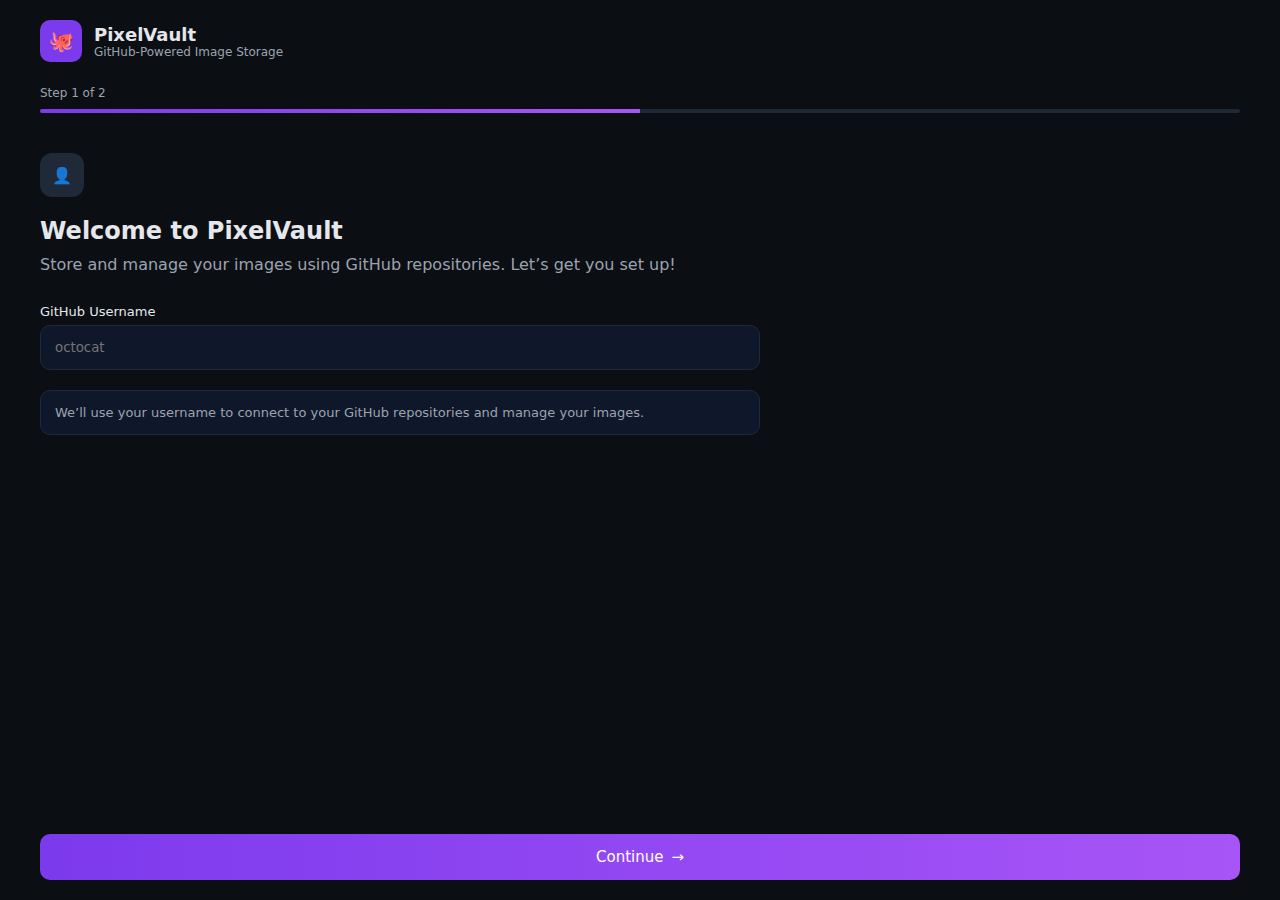
<file: git_cloud/index.html>
<!DOCTYPE html>
<html lang="en">
<head>
  <meta charset="UTF-8" />
  <meta name="viewport" content="width=device-width, initial-scale=1.0" />
  <title>PixelVault – Setup</title>
  <link rel="stylesheet" href="home.css" />
</head>
<body>
  <div class="app">

    <!-- Header -->
    <header class="header">
      <div class="logo">
        <div class="logo-icon">🐙</div>
        <div>
          <h1>PixelVault</h1>
          <p>GitHub-Powered Image Storage</p>
        </div>
      </div>
    </header>

    <!-- Progress -->
    <section class="progress-section">
      <span class="step-text">Step 1 of 2</span>
      <div class="progress-bar">
        <div class="progress-fill"></div>
      </div>
    </section>

    <!-- Main Content -->
    <main class="content">
      <div class="icon-circle">👤</div>

      <h2>Welcome to PixelVault</h2>
      <p class="subtitle">
        Store and manage your images using GitHub repositories.
        Let’s get you set up!
      </p>

      <div class="form-group">
        <label for="username">GitHub Username</label>
        <input
          type="text"
          id="username"
          placeholder="octocat"
        />
      </div>

      <div class="info-box">
        We’ll use your username to connect to your GitHub repositories
        and manage your images.
      </div>
    </main>

    <!-- Footer -->
    <footer class="footer">
      <button id="continueBtn">
        Continue <span>→</span>
      </button>
    </footer>

  </div>

  <script src="home.js"></script>
</body>
</html>
</file>
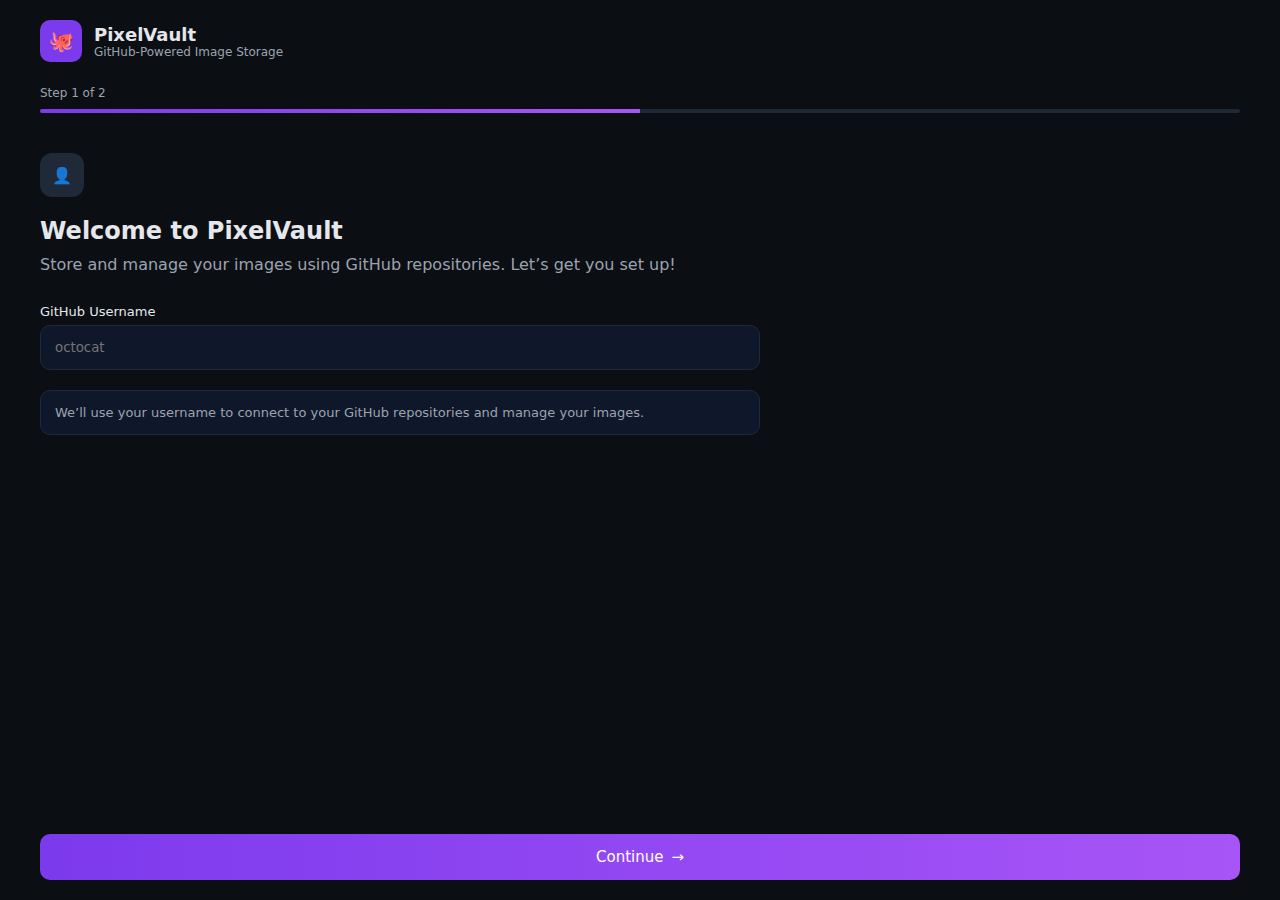
<file: git_cloud/gallery.html>
<!DOCTYPE html>
<html lang="en">
<head>
  <meta charset="UTF-8" />
  <meta name="viewport" content="width=device-width, initial-scale=1.0" />
  <title>Gallery</title>
  <link rel="stylesheet" href="gallery.css" />
</head>
<body>

  <div class="app">

    <!-- Header -->
    <header class="header">
      <div class="back" onclick="goBack()">←</div>
      <div class="title">
        <h1>Gallery</h1>
        <p id="imageCount">0 images</p>
      </div>
    </header>

    <!-- Divider -->
    <div class="divider"></div>

    <!-- Empty State -->
    <section class="empty" id="emptyState">
      <div class="empty-icon">📁</div>
      <h2>No images found</h2>
      <p>Start uploading images to see them here</p>
    </section>

    <!-- Image Grid (for later) -->
    <section class="grid" id="imageGrid" hidden></section>

  </div>

  <script src="gallery.js"></script>
</body>
</html>
</file>
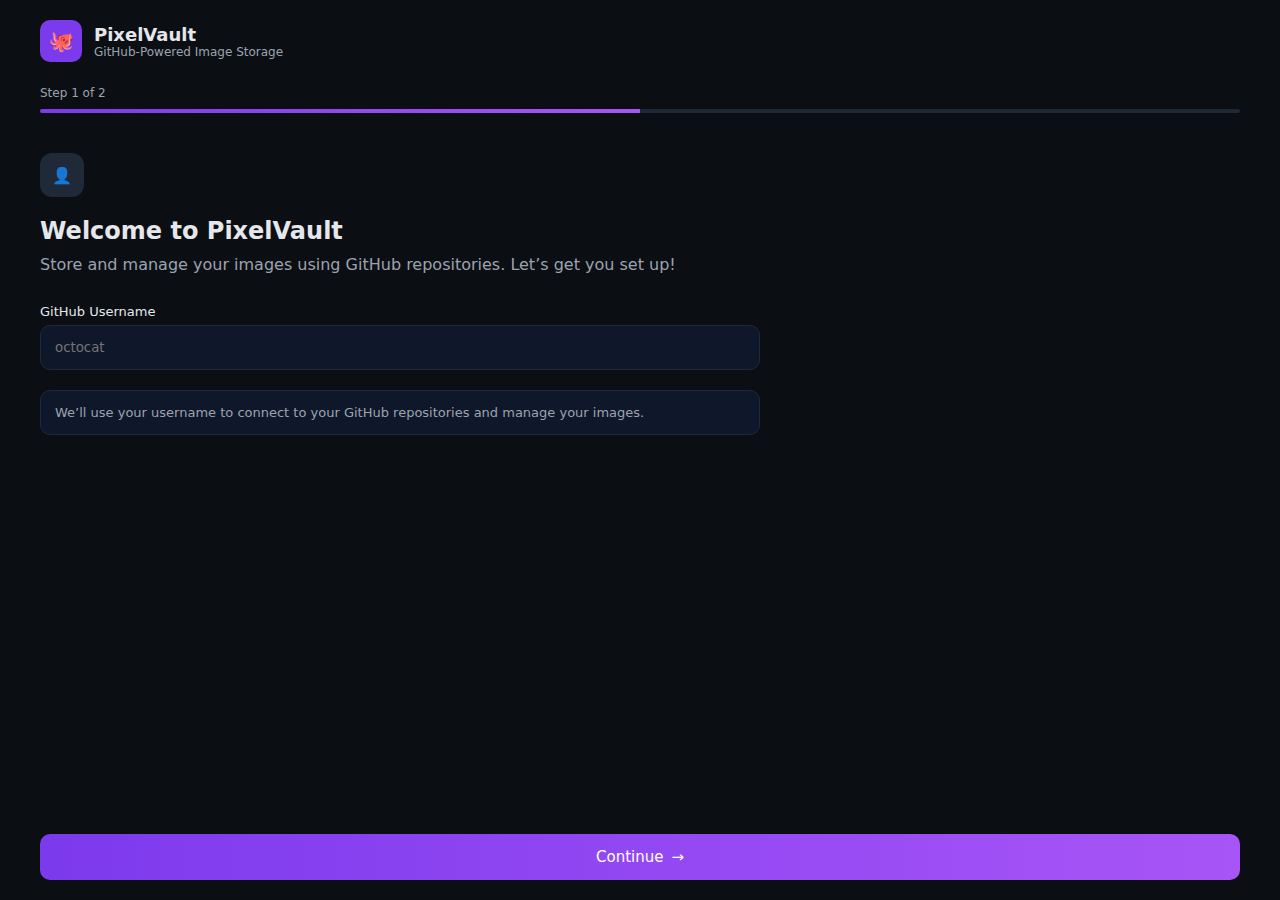
<file: git_cloud/page2.html>
<!DOCTYPE html>
<html lang="en">
<head>
  <meta charset="UTF-8" />
  <meta name="viewport" content="width=device-width, initial-scale=1.0" />
  <title>PixelVault – Token Setup</title>
  <link rel="stylesheet" href="page2.css" />
</head>
<body>

  <div class="app">

    <!-- Header -->
    <header class="header">
      <div class="logo">
        <div class="logo-icon">🐙</div>
        <div>
          <h1>PixelVault</h1>
          <p>GitHub-Powered Image Storage</p>
        </div>
      </div>
    </header>

    <!-- Progress -->
    <section class="progress-section">
      <span class="step-text">Step 2 of 2</span>
      <div class="progress-bar">
        <div class="progress-fill full"></div>
      </div>
    </section>

    <!-- Content -->
    <main class="content">
      <div class="icon-circle green">🔑</div>

      <h2>GitHub Personal Access Token</h2>
      <p class="subtitle">
        Create a token with <span class="highlight">repo</span> permissions to enable image uploads.
      </p>

      <div class="form-group">
        <label>Access Token</label>
        <input type="password" id="token" placeholder="ghp_xxxxxxxxxxxx" />
      </div>

      <div class="info-box">
        <strong>To create a token:</strong><br><br>
        1. GitHub Settings → Developer settings<br>
        2. Personal access tokens → Tokens (classic)<br>
        3. Generate token with <b>repo</b> scope
      </div>

      <div class="warning-box">
        Your token is stored locally and never shared.
        PixelVault is not meant for sensitive data.
      </div>
    </main>

    <!-- Footer -->
    <footer class="footer">
      <button class="secondary" onclick="goBack()">Back</button>
      <button onclick="finishSetup()">Get Started →</button>
    </footer>

  </div>

  <script src="page2.js"></script>
</body>
</html>
</file>
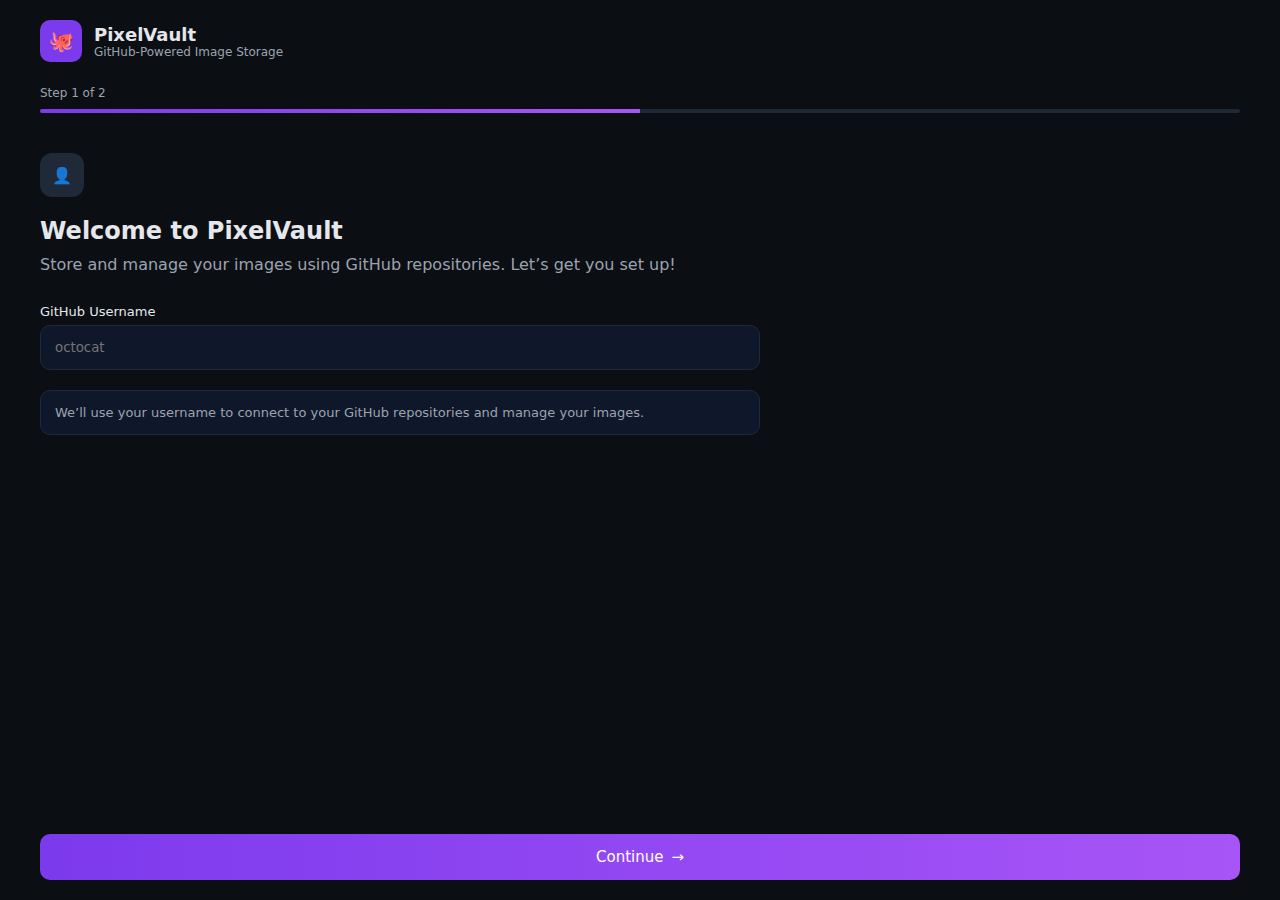
<file: git_cloud/page3.html>
<!DOCTYPE html>
<html lang="en">
<head>
  <meta charset="UTF-8" />
  <meta name="viewport" content="width=device-width, initial-scale=1.0" />
  <title>GitSnap Dashboard</title>
  <link rel="stylesheet" href="page3.css" />
</head>
<body>

  <div class="app">

    <!-- Top Bar -->
    <header class="topbar">
      <div class="user-info">
        <h1>GitSnap</h1>
        <p id="username">@username</p>
      </div>

      <div class="settings">⚙️</div>
    </header>

    <!-- Storage -->
    <section class="storage">
      <span>Storage</span>
      <span class="storage-value">0.0 / 2500 MB</span>
    </section>

    <div class="storage-bar">
      <div class="storage-fill"></div>
    </div>

    <!-- Repository -->
    <section class="repo-box">
      <span class="label">Repository</span>
      <div class="repo-select">
        Select repository <span>›</span>
      </div>
    </section>

    <!-- Actions -->
    <section class="actions">
      <button class="capture">
        📷 Capture
      </button>

      <button class="gallery">
        🖼 Gallery
        <span class="count">0</span>
      </button>
    </section>

    <!-- Empty State -->
    <section class="empty">
      <div class="empty-icon">🖼</div>
      <p>No images yet</p>
    </section>

  </div>

  <script src="page3.js"></script>
</body>
</html>
</file>
<file: git_cloud/home.css>
* {
  margin: 0;
  padding: 0;
  box-sizing: border-box;
  font-family: Inter, system-ui, sans-serif;
}

body {
  background: #0b0f14;
  color: #e5e7eb;
  height: 100vh;
}

.app {
  display: flex;
  flex-direction: column;
  height: 100%;
}

/* Header */
.header {
  padding: 20px 40px;
}

.logo {
  display: flex;
  align-items: center;
  gap: 12px;
}

.logo-icon {
  width: 42px;
  height: 42px;
  background: #7c3aed;
  border-radius: 10px;
  display: grid;
  place-items: center;
  font-size: 20px;
}

.logo h1 {
  font-size: 18px;
}

.logo p {
  font-size: 12px;
  color: #9ca3af;
}

/* Progress */
.progress-section {
  padding: 0 40px;
}

.step-text {
  font-size: 12px;
  color: #9ca3af;
}

.progress-bar {
  height: 4px;
  background: #1f2933;
  border-radius: 10px;
  margin-top: 8px;
  overflow: hidden;
}

.progress-fill {
  width: 50%;
  height: 100%;
  background: linear-gradient(90deg, #7c3aed, #a855f7);
}

/* Content */
.content {
  flex: 1;
  padding: 40px;
  max-width: 800px;
}

.icon-circle {
  width: 44px;
  height: 44px;
  background: #1f2937;
  border-radius: 12px;
  display: grid;
  place-items: center;
  margin-bottom: 20px;
}

h2 {
  font-size: 24px;
  margin-bottom: 10px;
}

.subtitle {
  color: #9ca3af;
  margin-bottom: 30px;
}

.form-group {
  margin-bottom: 20px;
}

label {
  display: block;
  font-size: 13px;
  margin-bottom: 6px;
}

input {
  width: 100%;
  padding: 14px;
  border-radius: 10px;
  background: #0f172a;
  border: 1px solid #1f2937;
  color: white;
  outline: none;
}

input:focus {
  border-color: #7c3aed;
}
/* -------------------- */
/* MOBILE RESPONSIVE */
/* -------------------- */

@media (max-width: 768px) {
  .header,
  .progress-section,
  .content,
  .footer {
    padding: 20px;
  }

  .content {
    max-width: 100%;
  }

  h2 {
    font-size: 20px;
  }

  .subtitle {
    font-size: 14px;
  }

  input {
    padding: 12px;
    font-size: 14px;
  }

  button {
    font-size: 14px;
    padding: 12px;
  }
}

@media (max-width: 480px) {
  .logo h1 {
    font-size: 16px;
  }

  .logo p {
    font-size: 11px;
  }

  .icon-circle {
    width: 40px;
    height: 40px;
  }

  h2 {
    font-size: 18px;
  }

  .subtitle {
    font-size: 13px;
  }
}

.info-box {
  background: #0f172a;
  border: 1px solid #1f2937;
  border-radius: 10px;
  padding: 14px;
  font-size: 13px;
  color: #9ca3af;
}

/* Footer */
.footer {
  padding: 20px 40px;
}

button {
  width: 100%;
  padding: 14px;
  background: linear-gradient(90deg, #7c3aed, #a855f7);
  border: none;
  border-radius: 10px;
  color: white;
  font-size: 15px;
  cursor: pointer;
  display: flex;
  justify-content: center;
  gap: 8px;
}

button:hover {
  opacity: 0.9;
}
</file>
<file: git_cloud/gallery.css>
* {
  margin: 0;
  padding: 0;
  box-sizing: border-box;
  font-family: Inter, system-ui, sans-serif;
}

body {
  background: #0b0f14;
  color: #e5e7eb;
  min-height: 100vh;
}

.app {
  padding: 20px 32px;
}

/* Header */
.header {
  display: flex;
  align-items: center;
  gap: 14px;
}

.back {
  font-size: 20px;
  cursor: pointer;
}

.title h1 {
  font-size: 20px;
}

.title p {
  font-size: 13px;
  color: #9ca3af;
}

/* Divider */
.divider {
  height: 1px;
  background: #1f2937;
  margin: 16px 0 40px;
}

/* Empty state */
.empty {
  height: 60vh;
  display: flex;
  flex-direction: column;
  align-items: center;
  justify-content: center;
  text-align: center;
  color: #9ca3af;
}

.empty-icon {
  width: 64px;
  height: 64px;
  border-radius: 16px;
  background: #111827;
  display: grid;
  place-items: center;
  font-size: 28px;
  margin-bottom: 14px;
}

.empty h2 {
  font-size: 18px;
  margin-bottom: 6px;
}

.empty p {
  font-size: 14px;
}

/* Grid (future) */
.grid {
  display: grid;
  grid-template-columns: repeat(auto-fill, minmax(140px, 1fr));
  gap: 14px;
}

/* Mobile */
@media (max-width: 600px) {
  .app {
    padding: 16px;
  }

  .title h1 {
    font-size: 18px;
  }
}
</file>
<file: git_cloud/page2.css>
* {
  margin: 0;
  padding: 0;
  box-sizing: border-box;
  font-family: Inter, system-ui, sans-serif;
}

body {
  background: #0b0f14;
  color: #e5e7eb;
  min-height: 100vh;
}

.app {
  display: flex;
  flex-direction: column;
  min-height: 100vh;
}

/* Header */
.header {
  padding: 20px 40px;
}

.logo {
  display: flex;
  gap: 12px;
  align-items: center;
}

.logo-icon {
  width: 42px;
  height: 42px;
  background: #7c3aed;
  border-radius: 10px;
  display: grid;
  place-items: center;
}

/* Progress */
.progress-section {
  padding: 0 40px;
}

.step-text {
  font-size: 12px;
  color: #9ca3af;
}

.progress-bar {
  height: 4px;
  background: #1f2937;
  border-radius: 10px;
  margin-top: 8px;
}

.progress-fill {
  height: 100%;
  background: linear-gradient(90deg, #7c3aed, #a855f7);
}

.progress-fill.full {
  width: 100%;
}

/* Content */
.content {
  flex: 1;
  padding: 40px;
  max-width: 800px;
}

.icon-circle {
  width: 44px;
  height: 44px;
  border-radius: 12px;
  display: grid;
  place-items: center;
  margin-bottom: 20px;
}

.icon-circle.green {
  background: #052e16;
  color: #22c55e;
}

h2 {
  font-size: 24px;
  margin-bottom: 10px;
}

.subtitle {
  color: #9ca3af;
  margin-bottom: 30px;
}

.highlight {
  color: #a855f7;
}

.form-group {
  margin-bottom: 20px;
}

label {
  font-size: 13px;
  display: block;
  margin-bottom: 6px;
}

input {
  width: 100%;
  padding: 14px;
  border-radius: 10px;
  background: #0f172a;
  border: 1px solid #1f2937;
  color: white;
}

.info-box {
  background: #0f172a;
  border: 1px solid #1f2937;
  padding: 14px;
  border-radius: 10px;
  font-size: 13px;
  color: #9ca3af;
}

.warning-box {
  margin-top: 15px;
  background: #140b0b;
  border: 1px solid #7f1d1d;
  padding: 14px;
  border-radius: 10px;
  color: #fca5a5;
  font-size: 13px;
}

/* Footer */
.footer {
  padding: 20px 40px;
  display: flex;
  gap: 12px;
}

button {
  flex: 1;
  padding: 14px;
  border-radius: 10px;
  border: none;
  background: linear-gradient(90deg, #7c3aed, #a855f7);
  color: white;
  cursor: pointer;
}

button.secondary {
  background: #0f172a;
  border: 1px solid #1f2937;
}

/* Mobile */
@media (max-width: 768px) {
  .header,
  .progress-section,
  .content,
  .footer {
    padding: 20px;
  }

  .footer {
    flex-direction: column;
  }

  h2 {
    font-size: 20px;
  }
}

@media (max-width: 480px) {
  h2 {
    font-size: 18px;
  }

  input {
    padding: 12px;
    font-size: 14px;
  }
}
</file>
<file: git_cloud/page3.css>
* {
  margin: 0;
  padding: 0;
  box-sizing: border-box;
  font-family: Inter, system-ui, sans-serif;
}

body {
  background: #0b0f14;
  color: #e5e7eb;
  min-height: 100vh;
}

.app {
  padding: 24px 40px;
}

/* Top bar */
.topbar {
  display: flex;
  justify-content: space-between;
  align-items: center;
}

.topbar h1 {
  font-size: 20px;
}

.topbar p {
  font-size: 13px;
  color: #9ca3af;
}

.settings {
  font-size: 18px;
  cursor: pointer;
}

/* Storage */
.storage {
  margin-top: 20px;
  display: flex;
  justify-content: space-between;
  font-size: 13px;
  color: #9ca3af;
}

.storage-bar {
  margin-top: 8px;
  height: 4px;
  background: #1f2937;
  border-radius: 10px;
  overflow: hidden;
}

.storage-fill {
  width: 0%;
  height: 100%;
  background: linear-gradient(90deg, #7c3aed, #a855f7);
}

/* Repo */
.repo-box {
  margin-top: 24px;
}

.label {
  font-size: 12px;
  color: #9ca3af;
}

.repo-select {
  margin-top: 8px;
  padding: 14px;
  border-radius: 12px;
  background: #0f172a;
  border: 1px solid #1f2937;
  display: flex;
  justify-content: space-between;
  cursor: pointer;
}

/* Actions */
.actions {
  margin-top: 24px;
  display: grid;
  grid-template-columns: 2fr 1fr;
  gap: 12px;
}

button {
  padding: 18px;
  border-radius: 14px;
  border: none;
  cursor: pointer;
  font-size: 15px;
}

.capture {
  background: #7c3aed;
  color: white;
}

.gallery {
  background: #0f172a;
  border: 1px solid #1f2937;
  color: white;
  display: flex;
  flex-direction: column;
  align-items: center;
}

.gallery .count {
  font-size: 12px;
  color: #9ca3af;
}

/* Empty */
.empty {
  margin-top: 80px;
  text-align: center;
  color: #9ca3af;
}

.empty-icon {
  font-size: 36px;
  margin-bottom: 10px;
}

/* Mobile */
@media (max-width: 768px) {
  .app {
    padding: 20px;
  }

  .actions {
    grid-template-columns: 1fr;
  }

  button {
    padding: 16px;
  }
}

@media (max-width: 480px) {
  .topbar h1 {
    font-size: 18px;
  }
}


/* Modal */
.modal {
  position: fixed;
  inset: 0;
  background: rgba(0, 0, 0, 0.6);
  display: none;
  align-items: center;
  justify-content: center;
  z-index: 100;
}

.modal-box {
  background: #0f172a;
  border: 1px solid #1f2937;
  border-radius: 16px;
  padding: 20px;
  width: 100%;
  max-width: 320px;
  display: flex;
  flex-direction: column;
  gap: 12px;
}

.modal-box h2 {
  text-align: center;
  margin-bottom: 6px;
}

.modal-btn {
  padding: 12px;
  border-radius: 10px;
  border: none;
  background: #1f2937;
  color: white;
  cursor: pointer;
}

.modal-upload {
  padding: 12px;
  border-radius: 10px;
  border: none;
  background: #7c3aed;
  color: white;
  cursor: pointer;
  opacity: 0.6;
}

.modal-upload.enabled {
  opacity: 1;
}

.modal-close {
  background: none;
  border: none;
  color: #9ca3af;
  cursor: pointer;
}
</file>
